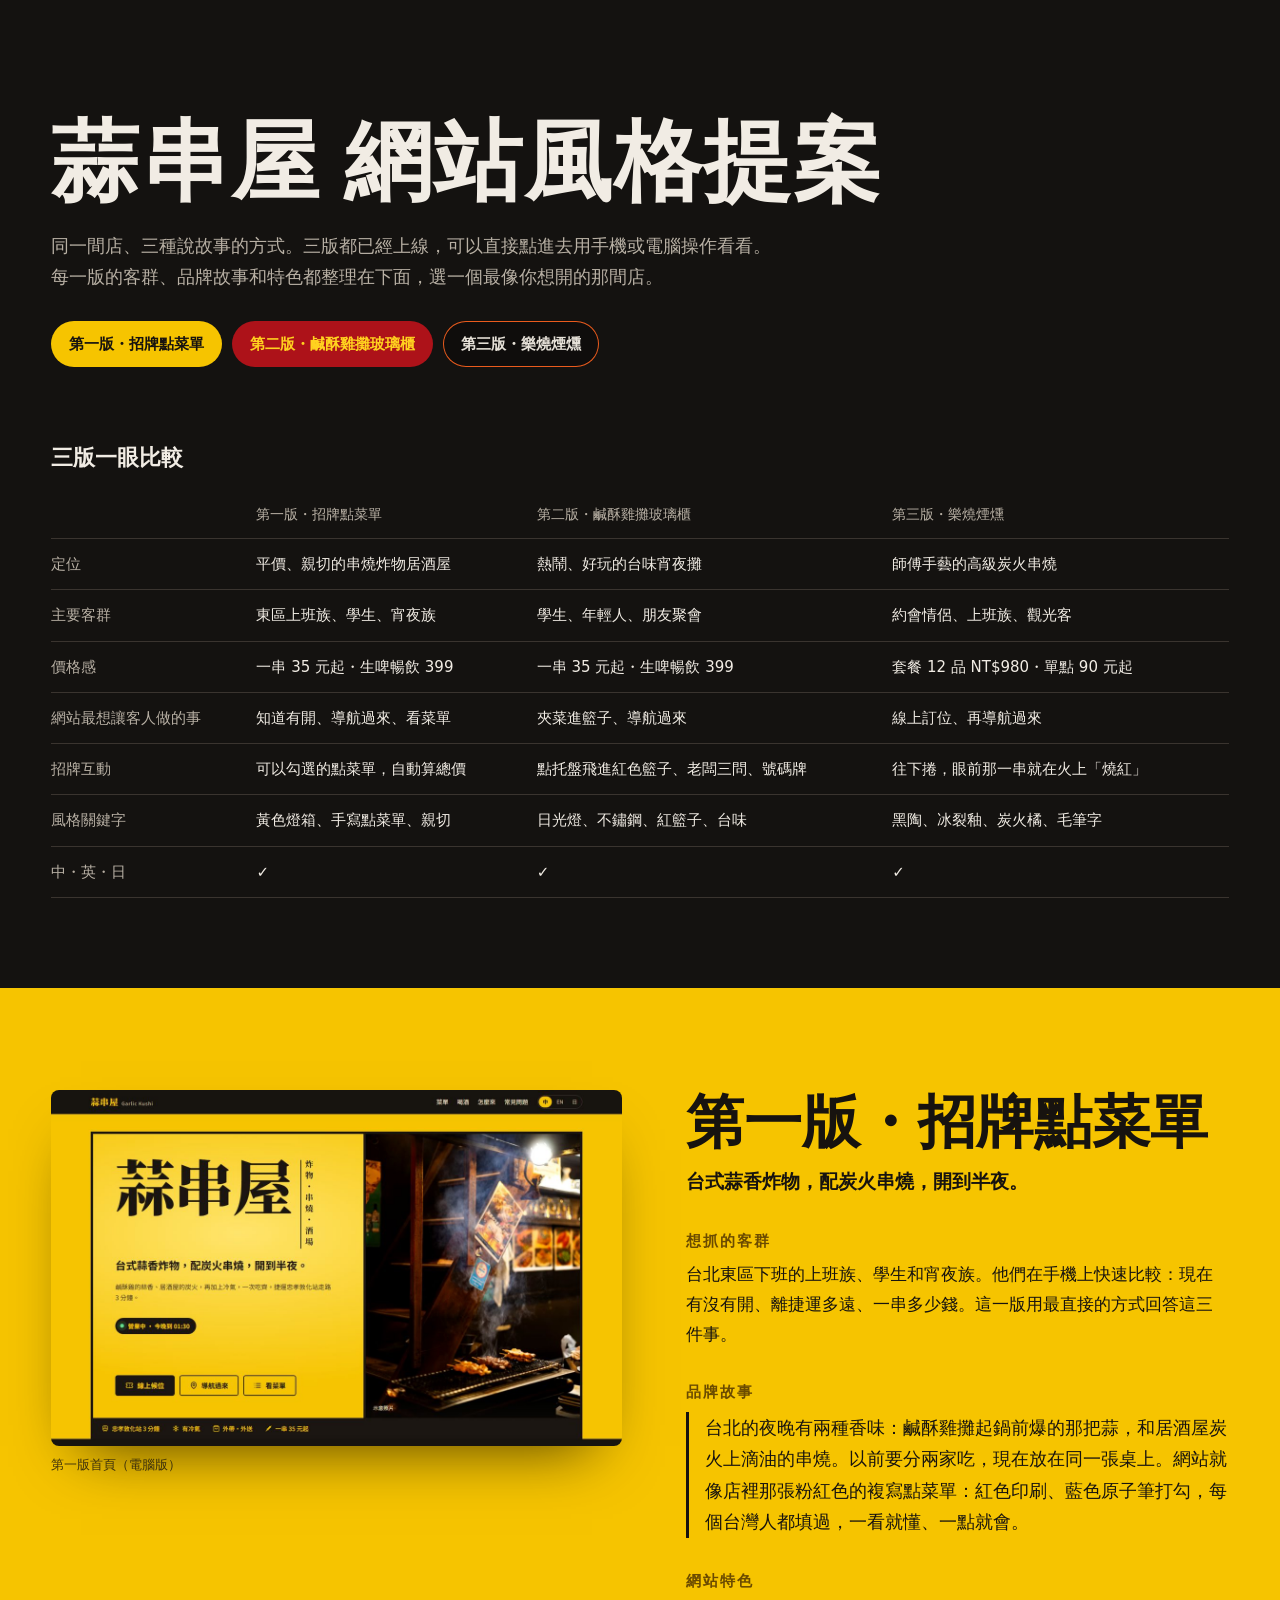
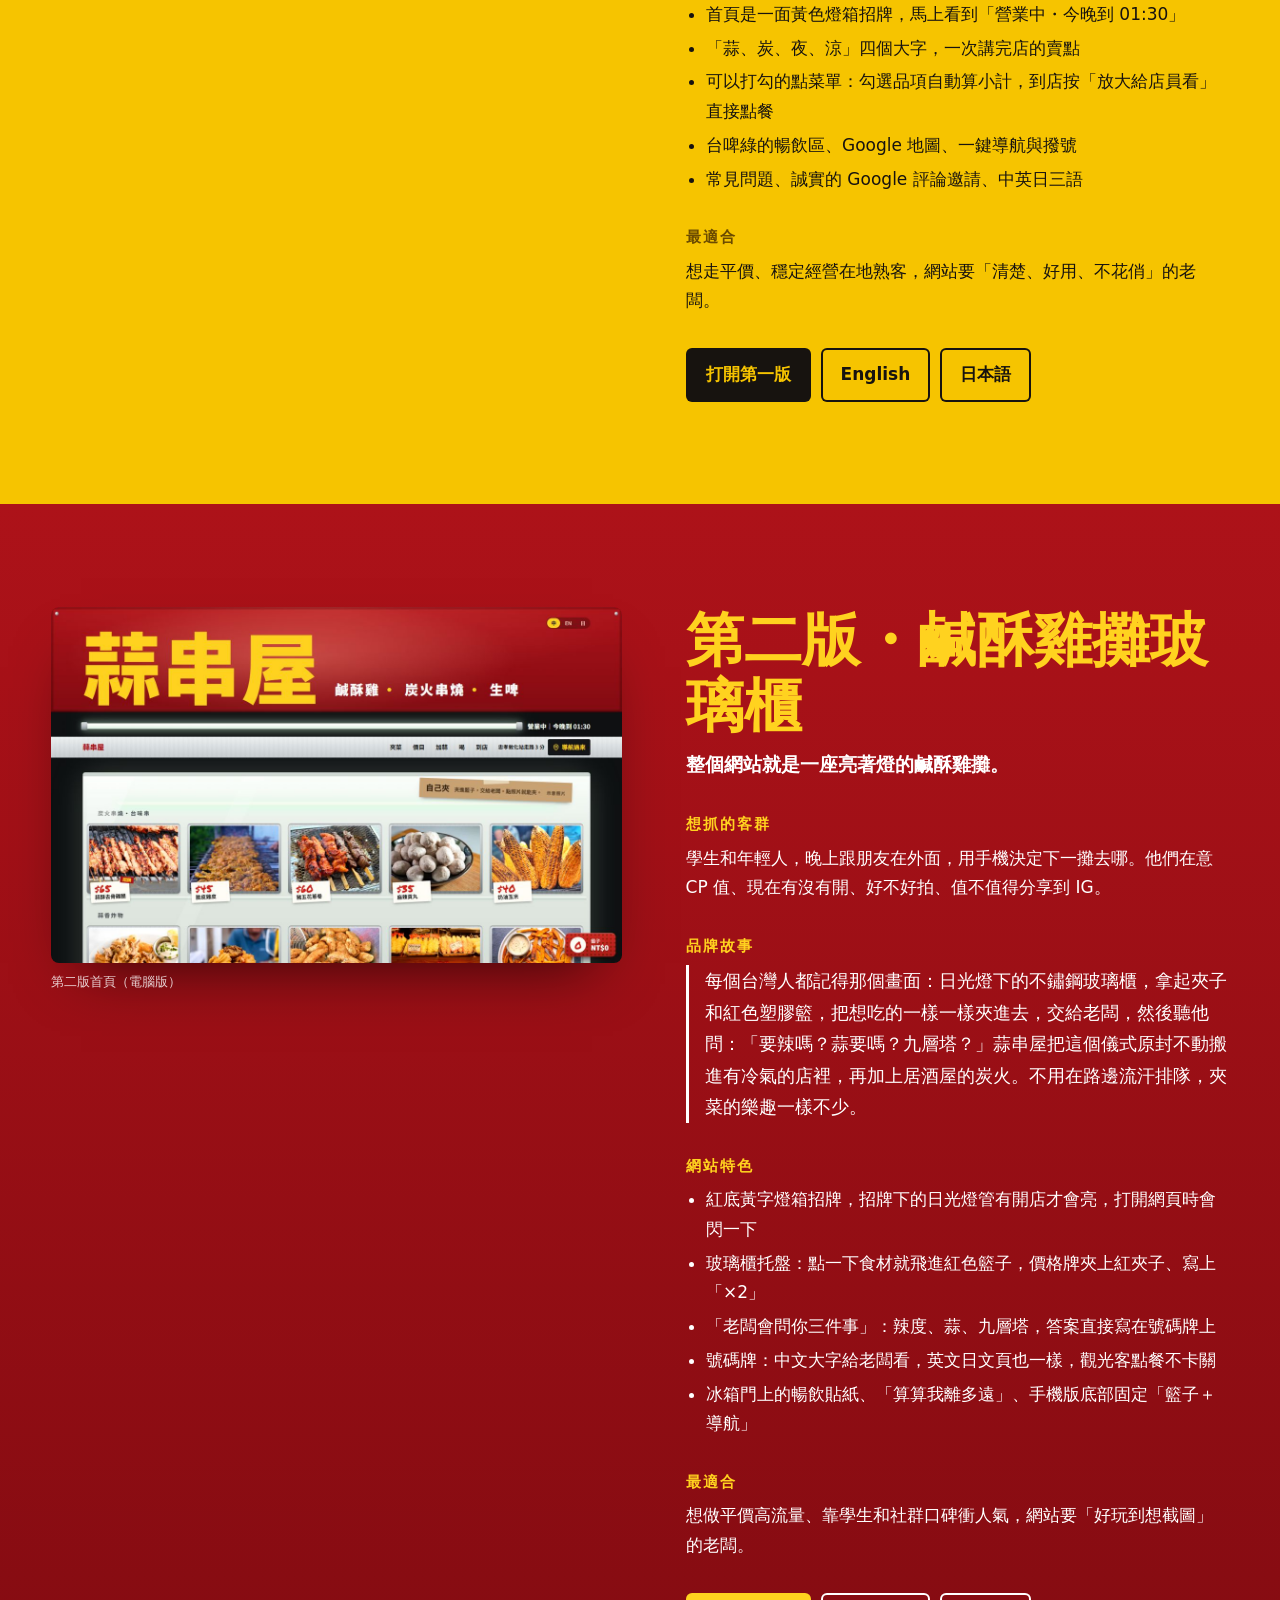
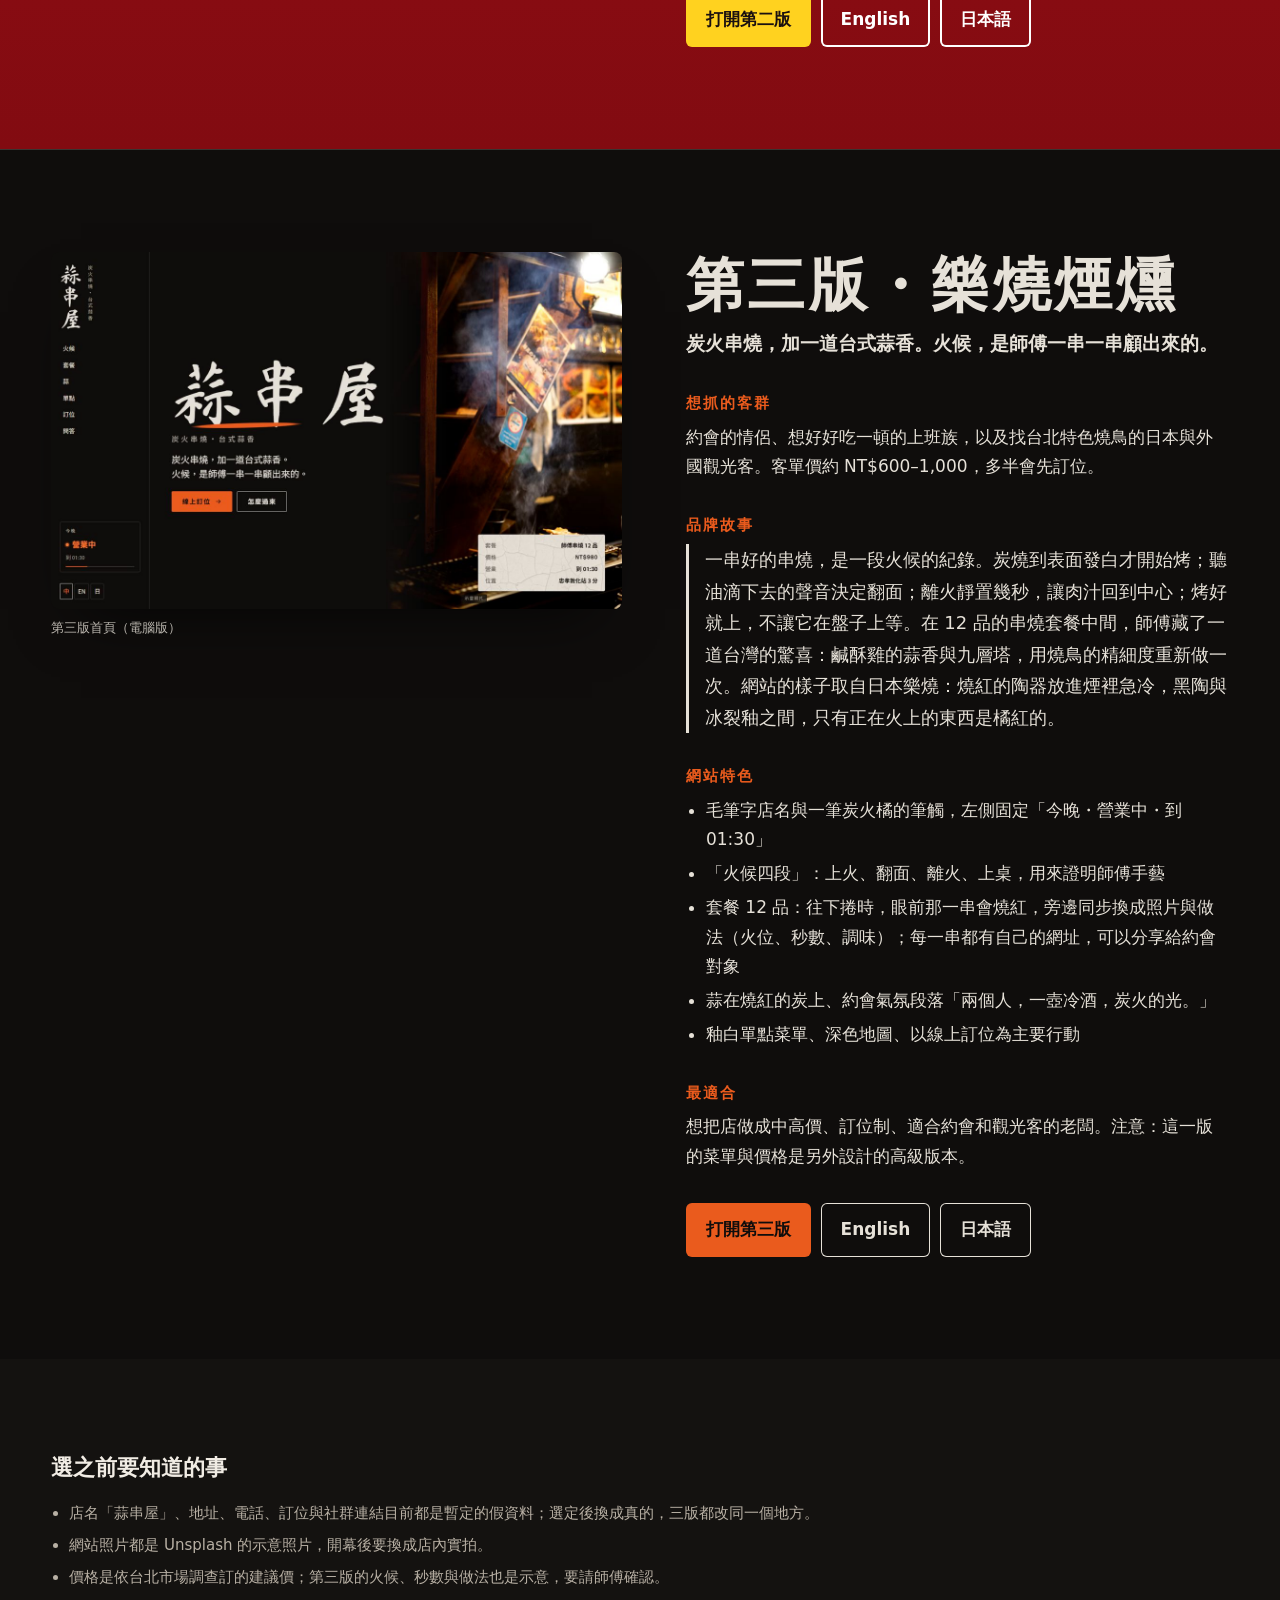
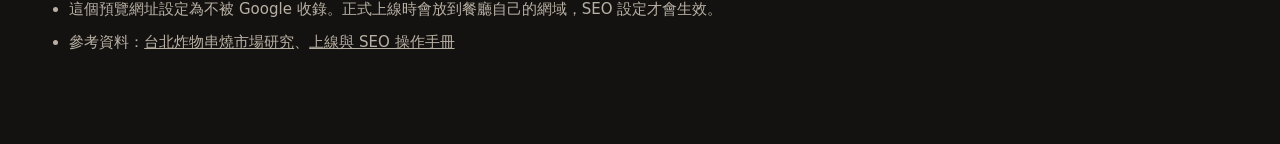
<file: index.html>
<!doctype html>
<html lang="zh-Hant-TW">
<head>
<meta charset="utf-8">
<meta name="viewport" content="width=device-width, initial-scale=1">
<meta name="robots" content="noindex, nofollow">
<title>蒜串屋 網站風格提案｜三選一</title>
<meta name="description" content="蒜串屋餐廳網站的三種風格提案：招牌點菜單、鹹酥雞攤玻璃櫃、樂燒煙燻高級串燒。每一版的客群、品牌故事與特色。">
<link rel="icon" href="v1/assets/favicon.svg" type="image/svg+xml">
<link rel="preconnect" href="https://fonts.googleapis.com">
<link rel="preconnect" href="https://fonts.gstatic.com" crossorigin>
<link rel="stylesheet" href="https://fonts.googleapis.com/css2?family=Noto+Sans+TC:wght@400;500;700;900&family=Noto+Serif+TC:wght@900&display=swap">
<style>
  :root {
    --bg: #141210; --text: #f1ece4; --muted: #b8b0a4; --line: #3a342f;
    --v1: #f6c400; --v1-ink: #17130f;
    --v2: #ad1219; --v2-gold: #ffd21f;
    --v3: #0f0d0c; --v3-ember: #ea5b1d; --v3-glaze: #e6e1d8;
    --gutter: clamp(16px, 4vw, 56px);
  }
  * { box-sizing: border-box; }
  body { margin: 0; background: var(--bg); color: var(--text); font: 17px/1.75 "Noto Sans TC", system-ui, sans-serif; -webkit-font-smoothing: antialiased; }
  a { color: inherit; }
  img { display: block; max-width: 100%; }
  :focus-visible { outline: 3px solid var(--v1); outline-offset: 3px; }
  .wrap { width: min(1240px, 100% - 2 * var(--gutter)); margin-inline: auto; }

  header { padding: clamp(56px, 9vw, 120px) 0 clamp(40px, 6vw, 72px); }
  header h1 { margin: 0; font-family: "Noto Serif TC", serif; font-weight: 900; font-size: clamp(40px, 7vw, 88px); line-height: 1.1; letter-spacing: 0.02em; }
  header p { margin: 18px 0 0; max-width: 40em; color: var(--muted); font-size: 18px; }
  .jump { display: flex; flex-wrap: wrap; gap: 10px; margin-top: 28px; }
  .jump a { text-decoration: none; padding: 10px 18px; border-radius: 999px; font-weight: 700; font-size: 15px; }
  .jump a:nth-child(1) { background: var(--v1); color: var(--v1-ink); }
  .jump a:nth-child(2) { background: var(--v2); color: var(--v2-gold); }
  .jump a:nth-child(3) { background: var(--v3); color: var(--v3-glaze); box-shadow: inset 0 0 0 1px var(--v3-ember); }

  table { width: 100%; border-collapse: collapse; font-size: 15px; margin: 0 0 clamp(48px, 7vw, 96px); }
  caption { text-align: left; font-weight: 900; font-size: 22px; padding-bottom: 12px; }
  th, td { text-align: left; vertical-align: top; padding: 12px 14px 12px 0; border-bottom: 1px solid var(--line); }
  thead th { font-size: 14px; color: var(--muted); font-weight: 500; }
  tbody th { color: var(--muted); font-weight: 500; white-space: nowrap; }
  .scroll { overflow-x: auto; }
  .scroll table { min-width: 760px; }

  .v { padding: clamp(56px, 8vw, 110px) 0; }
  .v1 { background: var(--v1); color: var(--v1-ink); }
  .v2 { background: linear-gradient(180deg, var(--v2), #820b11); color: #fff; }
  .v3 { background: var(--v3); color: var(--v3-glaze); border-top: 1px solid #3a3431; }
  .v-grid { display: grid; grid-template-columns: minmax(0, 1.05fr) minmax(0, 1fr); gap: clamp(28px, 5vw, 72px); align-items: start; }
  .v figure { margin: 0; position: sticky; top: 24px; }
  .v figure img { border-radius: 8px; box-shadow: 0 30px 60px -30px rgba(0,0,0,0.7); }
  .v figure figcaption { font-size: 13px; margin-top: 8px; opacity: 0.8; }
  .v h2 { margin: 0; font-weight: 900; font-size: clamp(34px, 4.6vw, 58px); line-height: 1.15; }
  .v1 h2 { font-family: "Noto Serif TC", serif; }
  .v2 h2 { color: var(--v2-gold); }
  .v3 h2 { font-weight: 700; letter-spacing: 0.06em; }
  .v .tag { margin: 8px 0 0; font-size: 19px; font-weight: 700; }
  .v h3 { margin: 30px 0 6px; font-size: 15px; letter-spacing: 0.14em; font-weight: 900; }
  .v1 h3 { color: #6b4b00; } .v2 h3 { color: var(--v2-gold); } .v3 h3 { color: var(--v3-ember); }
  .v p, .v li { max-width: 38em; }
  .v p { margin: 0; }
  .story { font-size: 18px; border-left: 3px solid currentColor; padding-left: 16px; }
  .v ul { margin: 0; padding-left: 1.2em; }
  .v li + li { margin-top: 4px; }
  .links { display: flex; flex-wrap: wrap; gap: 10px; margin-top: 32px; }
  .links a { text-decoration: none; font-weight: 700; padding: 12px 20px; border-radius: 6px; min-height: 48px; display: inline-flex; align-items: center; }
  .v1 .links a { background: var(--v1-ink); color: var(--v1); }
  .v1 .links a + a { background: transparent; color: var(--v1-ink); box-shadow: inset 0 0 0 2px var(--v1-ink); }
  .v2 .links a { background: var(--v2-gold); color: #1a1010; }
  .v2 .links a + a { background: transparent; color: #fff; box-shadow: inset 0 0 0 2px #fff; }
  .v3 .links a { background: var(--v3-ember); color: var(--v3); }
  .v3 .links a + a { background: transparent; color: var(--v3-glaze); box-shadow: inset 0 0 0 1px var(--v3-glaze); }
  @media (max-width: 860px) { .v-grid { grid-template-columns: 1fr; } .v figure { position: static; } }

  footer { padding: clamp(48px, 7vw, 96px) 0; color: var(--muted); font-size: 15px; }
  footer h2 { color: var(--text); font-size: 22px; margin: 0 0 12px; }
  footer ul { padding-left: 1.2em; margin: 0; }
  footer li + li { margin-top: 6px; }
</style>
</head>
<body>
<header class="wrap">
  <h1>蒜串屋 網站風格提案</h1>
  <p>同一間店、三種說故事的方式。三版都已經上線，可以直接點進去用手機或電腦操作看看。每一版的客群、品牌故事和特色都整理在下面，選一個最像你想開的那間店。</p>
  <nav class="jump" aria-label="跳到">
    <a href="#v1">第一版・招牌點菜單</a>
    <a href="#v2">第二版・鹹酥雞攤玻璃櫃</a>
    <a href="#v3">第三版・樂燒煙燻</a>
  </nav>
</header>

<section class="wrap" aria-labelledby="cmp">
  <div class="scroll">
  <table>
    <caption id="cmp">三版一眼比較</caption>
    <thead><tr><th scope="col"></th><th scope="col">第一版・招牌點菜單</th><th scope="col">第二版・鹹酥雞攤玻璃櫃</th><th scope="col">第三版・樂燒煙燻</th></tr></thead>
    <tbody>
      <tr><th scope="row">定位</th><td>平價、親切的串燒炸物居酒屋</td><td>熱鬧、好玩的台味宵夜攤</td><td>師傅手藝的高級炭火串燒</td></tr>
      <tr><th scope="row">主要客群</th><td>東區上班族、學生、宵夜族</td><td>學生、年輕人、朋友聚會</td><td>約會情侶、上班族、觀光客</td></tr>
      <tr><th scope="row">價格感</th><td>一串 35 元起・生啤暢飲 399</td><td>一串 35 元起・生啤暢飲 399</td><td>套餐 12 品 NT$980・單點 90 元起</td></tr>
      <tr><th scope="row">網站最想讓客人做的事</th><td>知道有開、導航過來、看菜單</td><td>夾菜進籃子、導航過來</td><td>線上訂位、再導航過來</td></tr>
      <tr><th scope="row">招牌互動</th><td>可以勾選的點菜單，自動算總價</td><td>點托盤飛進紅色籃子、老闆三問、號碼牌</td><td>往下捲，眼前那一串就在火上「燒紅」</td></tr>
      <tr><th scope="row">風格關鍵字</th><td>黃色燈箱、手寫點菜單、親切</td><td>日光燈、不鏽鋼、紅籃子、台味</td><td>黑陶、冰裂釉、炭火橘、毛筆字</td></tr>
      <tr><th scope="row">中・英・日</th><td>✓</td><td>✓</td><td>✓</td></tr>
    </tbody>
  </table>
  </div>
</section>

<section class="v v1" id="v1" aria-labelledby="v1-h">
  <div class="wrap v-grid">
    <figure><img src="previews/v1.jpg" alt="第一版首頁：黃色燈箱招牌與炭火串燒照片" loading="lazy"><figcaption>第一版首頁（電腦版）</figcaption></figure>
    <div>
      <h2 id="v1-h">第一版・招牌點菜單</h2>
      <p class="tag">台式蒜香炸物，配炭火串燒，開到半夜。</p>
      <h3>想抓的客群</h3>
      <p>台北東區下班的上班族、學生和宵夜族。他們在手機上快速比較：現在有沒有開、離捷運多遠、一串多少錢。這一版用最直接的方式回答這三件事。</p>
      <h3>品牌故事</h3>
      <p class="story">台北的夜晚有兩種香味：鹹酥雞攤起鍋前爆的那把蒜，和居酒屋炭火上滴油的串燒。以前要分兩家吃，現在放在同一張桌上。網站就像店裡那張粉紅色的複寫點菜單：紅色印刷、藍色原子筆打勾，每個台灣人都填過，一看就懂、一點就會。</p>
      <h3>網站特色</h3>
      <ul>
        <li>首頁是一面黃色燈箱招牌，馬上看到「營業中・今晚到 01:30」</li>
        <li>「蒜、炭、夜、涼」四個大字，一次講完店的賣點</li>
        <li>可以打勾的點菜單：勾選品項自動算小計，到店按「放大給店員看」直接點餐</li>
        <li>台啤綠的暢飲區、Google 地圖、一鍵導航與撥號</li>
        <li>常見問題、誠實的 Google 評論邀請、中英日三語</li>
      </ul>
      <h3>最適合</h3>
      <p>想走平價、穩定經營在地熟客，網站要「清楚、好用、不花俏」的老闆。</p>
      <div class="links"><a href="v1/">打開第一版</a><a href="v1/en/">English</a><a href="v1/ja/">日本語</a></div>
    </div>
  </div>
</section>

<section class="v v2" id="v2" aria-labelledby="v2-h">
  <div class="wrap v-grid">
    <figure><img src="previews/v2.jpg" alt="第二版首頁：紅色燈箱招牌、日光燈管與鹹酥雞攤玻璃櫃" loading="lazy"><figcaption>第二版首頁（電腦版）</figcaption></figure>
    <div>
      <h2 id="v2-h">第二版・鹹酥雞攤玻璃櫃</h2>
      <p class="tag">整個網站就是一座亮著燈的鹹酥雞攤。</p>
      <h3>想抓的客群</h3>
      <p>學生和年輕人，晚上跟朋友在外面，用手機決定下一攤去哪。他們在意 CP 值、現在有沒有開、好不好拍、值不值得分享到 IG。</p>
      <h3>品牌故事</h3>
      <p class="story">每個台灣人都記得那個畫面：日光燈下的不鏽鋼玻璃櫃，拿起夾子和紅色塑膠籃，把想吃的一樣一樣夾進去，交給老闆，然後聽他問：「要辣嗎？蒜要嗎？九層塔？」蒜串屋把這個儀式原封不動搬進有冷氣的店裡，再加上居酒屋的炭火。不用在路邊流汗排隊，夾菜的樂趣一樣不少。</p>
      <h3>網站特色</h3>
      <ul>
        <li>紅底黃字燈箱招牌，招牌下的日光燈管有開店才會亮，打開網頁時會閃一下</li>
        <li>玻璃櫃托盤：點一下食材就飛進紅色籃子，價格牌夾上紅夾子、寫上「×2」</li>
        <li>「老闆會問你三件事」：辣度、蒜、九層塔，答案直接寫在號碼牌上</li>
        <li>號碼牌：中文大字給老闆看，英文日文頁也一樣，觀光客點餐不卡關</li>
        <li>冰箱門上的暢飲貼紙、「算算我離多遠」、手機版底部固定「籃子＋導航」</li>
      </ul>
      <h3>最適合</h3>
      <p>想做平價高流量、靠學生和社群口碑衝人氣，網站要「好玩到想截圖」的老闆。</p>
      <div class="links"><a href="v2/">打開第二版</a><a href="v2/en/">English</a><a href="v2/ja/">日本語</a></div>
    </div>
  </div>
</section>

<section class="v v3" id="v3" aria-labelledby="v3-h">
  <div class="wrap v-grid">
    <figure><img src="previews/v3.jpg" alt="第三版首頁：黑色底、毛筆字店名與炭火冒煙的照片" loading="lazy"><figcaption>第三版首頁（電腦版）</figcaption></figure>
    <div>
      <h2 id="v3-h">第三版・樂燒煙燻</h2>
      <p class="tag">炭火串燒，加一道台式蒜香。火候，是師傅一串一串顧出來的。</p>
      <h3>想抓的客群</h3>
      <p>約會的情侶、想好好吃一頓的上班族，以及找台北特色燒鳥的日本與外國觀光客。客單價約 NT$600–1,000，多半會先訂位。</p>
      <h3>品牌故事</h3>
      <p class="story">一串好的串燒，是一段火候的紀錄。炭燒到表面發白才開始烤；聽油滴下去的聲音決定翻面；離火靜置幾秒，讓肉汁回到中心；烤好就上，不讓它在盤子上等。在 12 品的串燒套餐中間，師傅藏了一道台灣的驚喜：鹹酥雞的蒜香與九層塔，用燒鳥的精細度重新做一次。網站的樣子取自日本樂燒：燒紅的陶器放進煙裡急冷，黑陶與冰裂釉之間，只有正在火上的東西是橘紅的。</p>
      <h3>網站特色</h3>
      <ul>
        <li>毛筆字店名與一筆炭火橘的筆觸，左側固定「今晚・營業中・到 01:30」</li>
        <li>「火候四段」：上火、翻面、離火、上桌，用來證明師傅手藝</li>
        <li>套餐 12 品：往下捲時，眼前那一串會燒紅，旁邊同步換成照片與做法（火位、秒數、調味）；每一串都有自己的網址，可以分享給約會對象</li>
        <li>蒜在燒紅的炭上、約會氣氛段落「兩個人，一壺冷酒，炭火的光。」</li>
        <li>釉白單點菜單、深色地圖、以線上訂位為主要行動</li>
      </ul>
      <h3>最適合</h3>
      <p>想把店做成中高價、訂位制、適合約會和觀光客的老闆。注意：這一版的菜單與價格是另外設計的高級版本。</p>
      <div class="links"><a href="v3/">打開第三版</a><a href="v3/en/">English</a><a href="v3/ja/">日本語</a></div>
    </div>
  </div>
</section>

<footer class="wrap">
  <h2>選之前要知道的事</h2>
  <ul>
    <li>店名「蒜串屋」、地址、電話、訂位與社群連結目前都是暫定的假資料；選定後換成真的，三版都改同一個地方。</li>
    <li>網站照片都是 Unsplash 的示意照片，開幕後要換成店內實拍。</li>
    <li>價格是依台北市場調查訂的建議價；第三版的火候、秒數與做法也是示意，要請師傅確認。</li>
    <li>這個預覽網址設定為不被 Google 收錄。正式上線時會放到餐廳自己的網域，SEO 設定才會生效。</li>
    <li>參考資料：<a href="https://github.com/NF6124034/suankushi-sites/blob/main/docs/市場研究_台北炸物串燒.md">台北炸物串燒市場研究</a>、<a href="https://github.com/NF6124034/suankushi-sites/blob/main/docs/上線與SEO操作手冊.md">上線與 SEO 操作手冊</a></li>
  </ul>
</footer>
</body>
</html>
</file>
